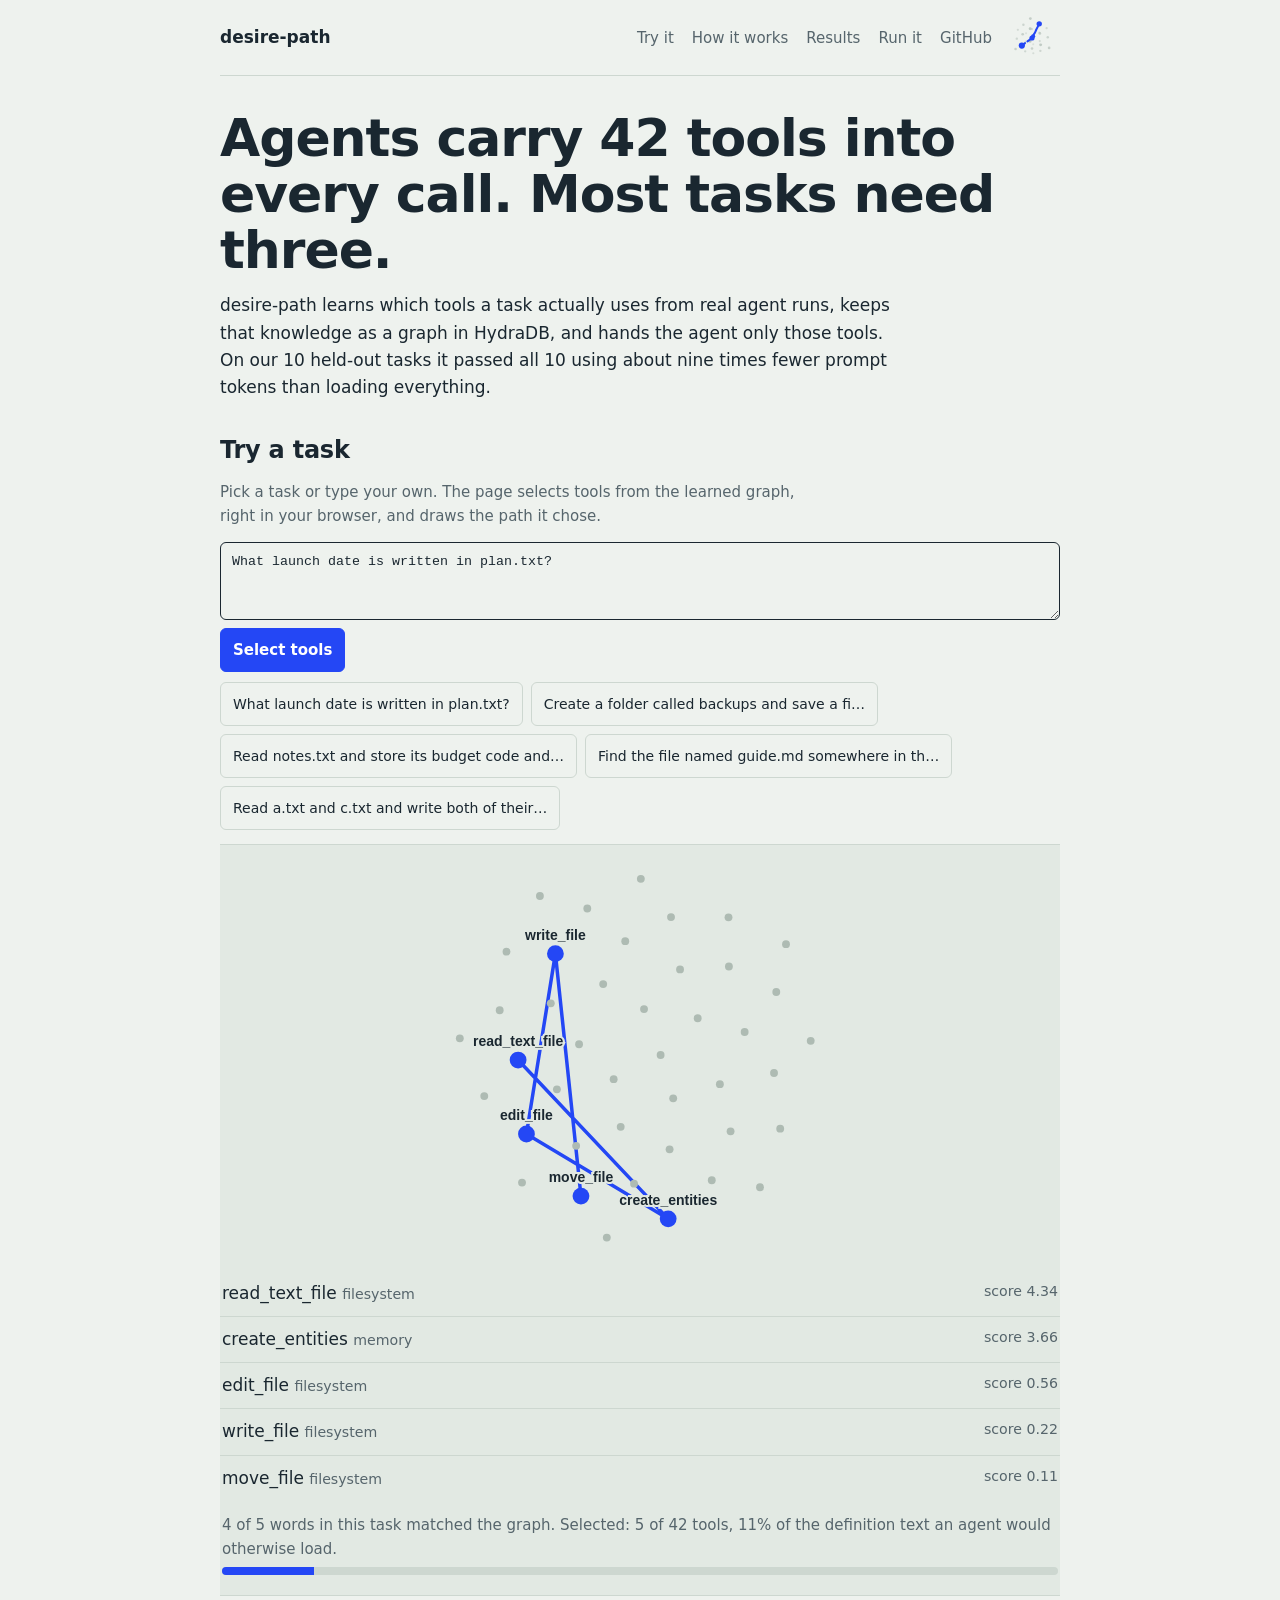
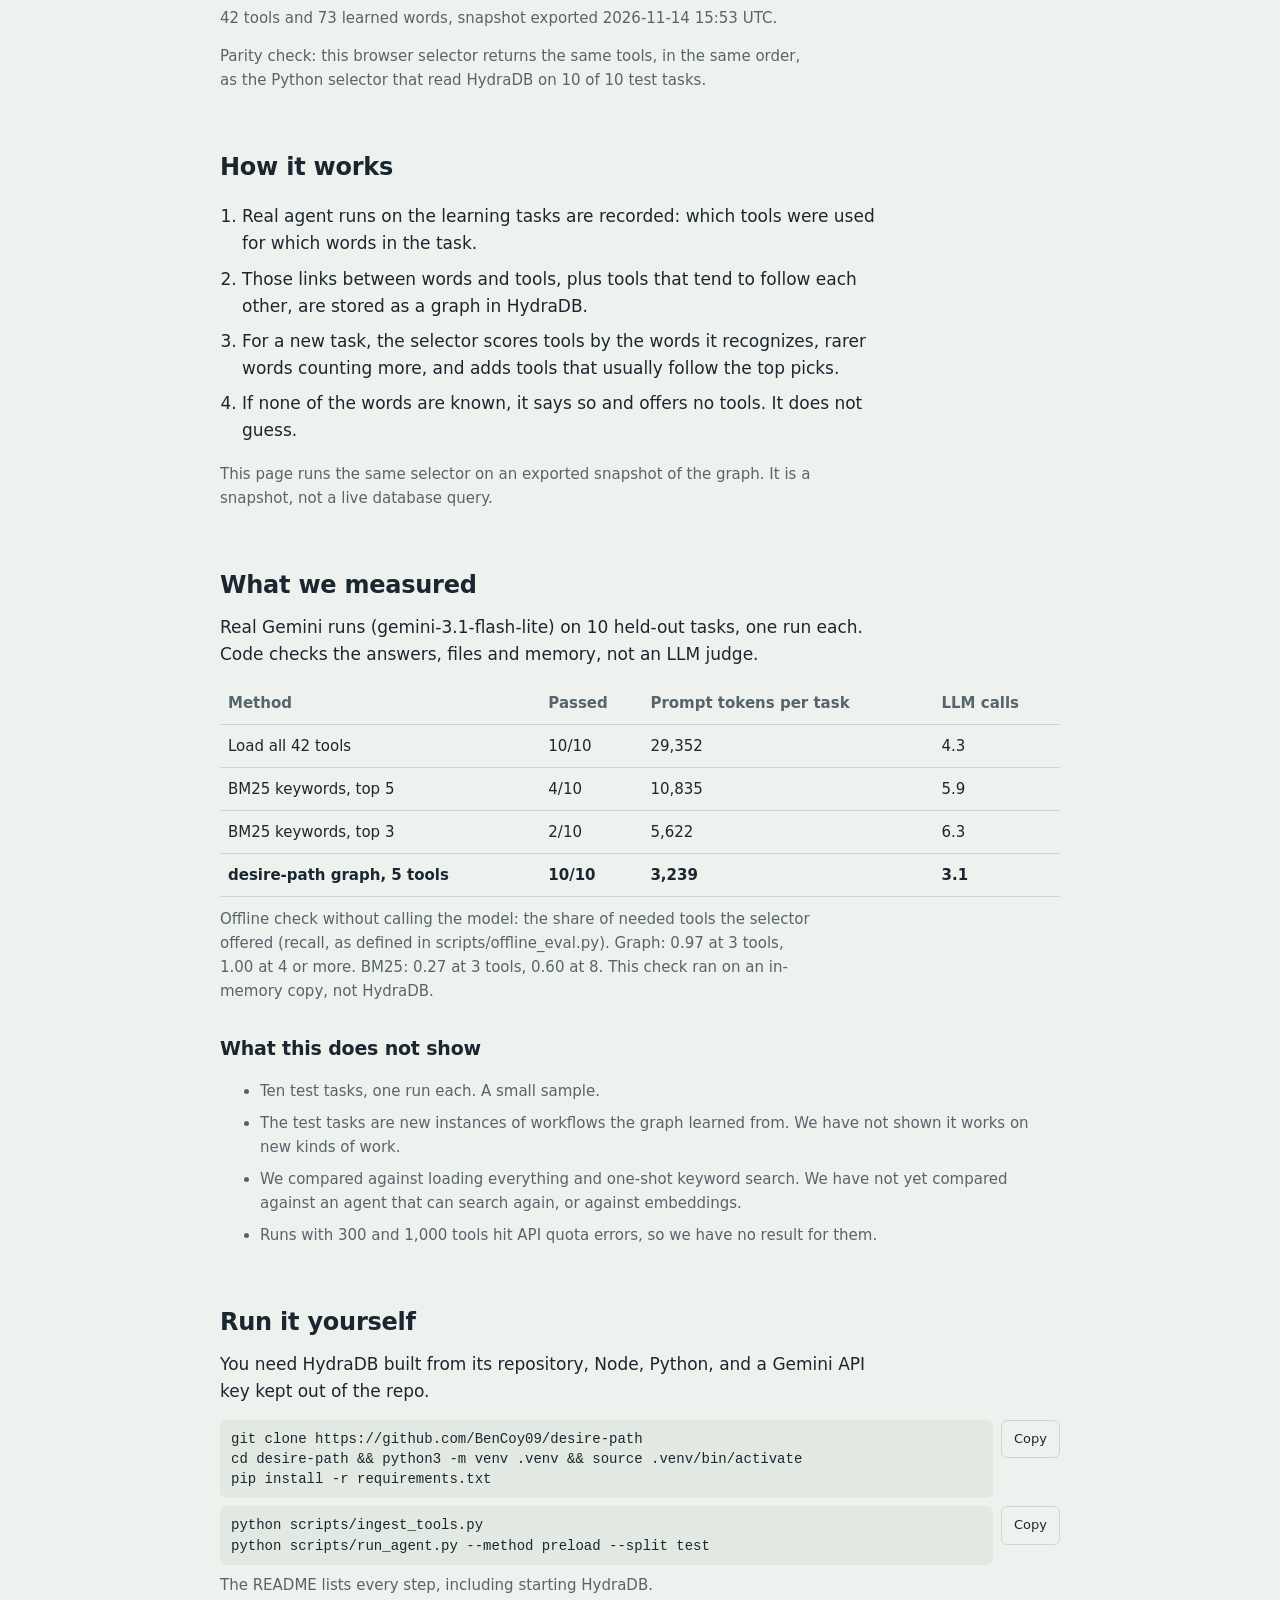
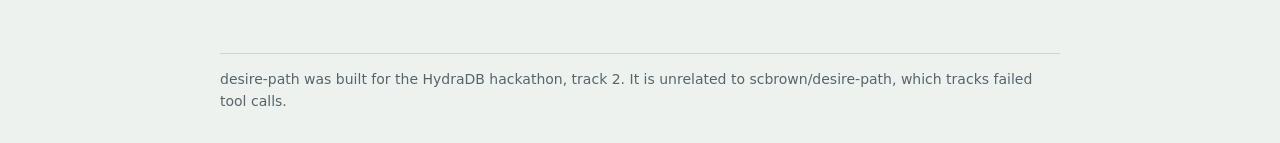
<file: docs/index.html>
<!DOCTYPE html>
<html lang="en"><head><meta charset="utf-8">
<meta name="viewport" content="width=device-width, initial-scale=1, viewport-fit=cover">
<title>desire-path: pick the few tools a task needs</title>
<meta name="description" content="A tool-selection graph learned from real agent runs and stored in HydraDB.">
<link rel="icon" href="data:image/svg+xml,%3Csvg xmlns='http://www.w3.org/2000/svg' viewBox='0 0 32 32'%3E%3Cpath d='M5 26L16 16 16 6 27 6' fill='none' stroke='%232447f5' stroke-width='3' stroke-dasharray='4 3'/%3E%3C/svg%3E">
<style>
:root{--bg:#eef2ee;--ink:#1a2730;--mute:#56656c;--line:#cdd7d0;--trail:#2447f5;--dot:#aebbb3;--soft:#e2e9e3}
:root{color-scheme:light dark}
@media (prefers-color-scheme:dark){:root{--bg:#0f161a;--ink:#e3ebe6;--mute:#93a39b;--line:#25323a;--trail:#86a3ff;--dot:#33434b;--soft:#16212a}}
*{box-sizing:border-box}html{scroll-behavior:smooth}
body{margin:0;background:var(--bg);color:var(--ink);font:17px/1.6 "Avenir Next","Segoe UI",system-ui,sans-serif;padding:env(safe-area-inset-top) 0 env(safe-area-inset-bottom)}
a{color:var(--ink)}a:focus-visible,button:focus-visible,textarea:focus-visible{outline:3px solid var(--trail);outline-offset:2px}
.w{max-width:880px;margin:0 auto;padding:0 20px}
nav{position:relative;display:flex;gap:18px;align-items:center;padding:16px 68px 16px 0;min-height:76px;border-bottom:1px solid var(--line);font-size:15px;flex-wrap:wrap}
nav b{font-size:17px;margin-right:auto}nav a{text-decoration:none;color:var(--mute)}nav a:hover{color:var(--ink)}
h1{font-size:clamp(30px,7vw,52px);line-height:1.08;letter-spacing:-.02em;margin:34px 0 14px;max-width:16em}
h2{font-size:24px;margin:56px 0 10px;letter-spacing:-.01em}
p{margin:0 0 14px;max-width:62ch}.mute{color:var(--mute);font-size:15px}
textarea{width:100%;min-height:78px;background:var(--bg);color:var(--ink);border:1.5px solid var(--ink);border-radius:6px;padding:11px;font:16px/1.45 inherit;resize:vertical}
button{font:inherit;font-size:15px;background:none;color:var(--ink);border:1.5px solid var(--line);border-radius:6px;padding:8px 12px;min-height:44px;cursor:pointer}
button.go{background:var(--trail);color:#fff;border-color:var(--trail);font-weight:600}
@media (prefers-color-scheme:dark){button.go{color:#0f161a}}
.chips{display:flex;gap:8px;flex-wrap:wrap;margin:10px 0}.chips button{font-size:14px;text-align:left}
.map{border-top:1px solid var(--line);border-bottom:1px solid var(--line);margin-top:14px;background:var(--soft)}
svg{display:block;width:100%;height:auto;max-height:420px}.lab{font:600 10px "Avenir Next","Segoe UI",sans-serif;fill:var(--ink);paint-order:stroke;stroke:var(--soft);stroke-width:3px}
.trail{stroke-dasharray:var(--len);stroke-dashoffset:var(--len);animation:draw .9s ease forwards}
@keyframes draw{to{stroke-dashoffset:0}}@media (prefers-reduced-motion:reduce){.trail{animation:none;stroke-dashoffset:0}}
.res{padding:6px 0}.row{display:flex;justify-content:space-between;gap:12px;padding:9px 2px;border-top:1px solid var(--line)}.row:first-child{border-top:0}
.row small{color:var(--mute)}.bar{height:8px;background:var(--line);border-radius:4px;overflow:hidden;margin:6px 0 2px}.bar i{display:block;height:100%;background:var(--trail)}
.note{padding:12px 2px;color:var(--mute);font-size:15px}.err{color:var(--ink);border-left:4px solid var(--trail);padding:8px 12px;margin:10px 0}
table{border-collapse:collapse;width:100%;font-size:15px;margin:10px 0}th,td{text-align:left;padding:9px 8px;border-bottom:1px solid var(--line);vertical-align:top}th{color:var(--mute);font-weight:600}tr.hl td{font-weight:700}
.cmd{display:flex;gap:8px;align-items:flex-start;margin:8px 0}.cmd code{flex:1;background:var(--soft);padding:9px 11px;border-radius:6px;font:14px/1.45 ui-monospace,Menlo,Consolas,monospace;overflow-x:auto;white-space:pre}
.cmd button{min-height:38px;font-size:13px}ol{padding-left:22px;max-width:62ch}li{margin:0 0 8px}
footer{margin:56px 0 30px;padding-top:14px;border-top:1px solid var(--line);color:var(--mute);font-size:14px}
#logo{position:absolute;right:0;top:10px;width:56px;height:56px}
</style></head><body><div class="w">
<nav><b>desire-path</b><a href="#try">Try it</a><a href="#how">How it works</a><a href="#results">Results</a><a href="#run">Run it</a><a href="https://github.com/BenCoy09/desire-path">GitHub</a><canvas id="logo" aria-hidden="true"></canvas></nav>
<h1>Agents carry 42 tools into every call. Most tasks need three.</h1>
<p>desire-path learns which tools a task actually uses from real agent runs, keeps that knowledge as a graph in HydraDB, and hands the agent only those tools. On our 10 held-out tasks it passed all 10 using about nine times fewer prompt tokens than loading everything.</p>
<h2 id="try" style="margin-top:30px">Try a task</h2>
<p class="mute">Pick a task or type your own. The page selects tools from the learned graph, right in your browser, and draws the path it chose.</p>
<textarea id="q" aria-label="Describe a task for the agent" placeholder="For example: read plan.txt and tell me the launch date"></textarea>
<div><button class="go" id="go">Select tools</button></div>
<div class="chips" id="ex" aria-label="Example tasks"></div>
<div class="map"><svg id="f" viewBox="0 0 360 300" role="img" aria-label="Map of all tools with the selected path highlighted"></svg>
<div class="res" id="out" aria-live="polite"><div class="note">Loading the graph snapshot.</div></div></div>
<p class="mute" id="meta" style="margin-top:10px"></p>
<p class="mute" id="par"></p>

<h2 id="how">How it works</h2>
<ol><li>Real agent runs on the learning tasks are recorded: which tools were used for which words in the task.</li>
<li>Those links between words and tools, plus tools that tend to follow each other, are stored as a graph in HydraDB.</li>
<li>For a new task, the selector scores tools by the words it recognizes, rarer words counting more, and adds tools that usually follow the top picks.</li>
<li>If none of the words are known, it says so and offers no tools. It does not guess.</li></ol>
<p class="mute">This page runs the same selector on an exported snapshot of the graph. It is a snapshot, not a live database query.</p>

<h2 id="results">What we measured</h2>
<p>Real Gemini runs (gemini-3.1-flash-lite) on 10 held-out tasks, one run each. Code checks the answers, files and memory, not an LLM judge.</p>
<table><tr><th>Method</th><th>Passed</th><th>Prompt tokens per task</th><th>LLM calls</th></tr>
<tr><td>Load all 42 tools</td><td>10/10</td><td>29,352</td><td>4.3</td></tr>
<tr><td>BM25 keywords, top 5</td><td>4/10</td><td>10,835</td><td>5.9</td></tr>
<tr><td>BM25 keywords, top 3</td><td>2/10</td><td>5,622</td><td>6.3</td></tr>
<tr class="hl"><td>desire-path graph, 5 tools</td><td>10/10</td><td>3,239</td><td>3.1</td></tr></table>
<p class="mute">Offline check without calling the model: the share of needed tools the selector offered (recall, as defined in scripts/offline_eval.py). Graph: 0.97 at 3 tools, 1.00 at 4 or more. BM25: 0.27 at 3 tools, 0.60 at 8. This check ran on an in-memory copy, not HydraDB.</p>
<h2 style="font-size:19px;margin-top:30px">What this does not show</h2>
<ul class="mute"><li>Ten test tasks, one run each. A small sample.</li><li>The test tasks are new instances of workflows the graph learned from. We have not shown it works on new kinds of work.</li><li>We compared against loading everything and one-shot keyword search. We have not yet compared against an agent that can search again, or against embeddings.</li><li>Runs with 300 and 1,000 tools hit API quota errors, so we have no result for them.</li></ul>

<h2 id="run">Run it yourself</h2>
<p>You need HydraDB built from its repository, Node, Python, and a Gemini API key kept out of the repo.</p>
<div class="cmd"><code>git clone https://github.com/BenCoy09/desire-path
cd desire-path &amp;&amp; python3 -m venv .venv &amp;&amp; source .venv/bin/activate
pip install -r requirements.txt</code><button data-c>Copy</button></div>
<div class="cmd"><code>python scripts/ingest_tools.py
python scripts/run_agent.py --method preload --split test</code><button data-c>Copy</button></div>
<p class="mute">The README lists every step, including starting HydraDB.</p>
<footer>desire-path was built for the HydraDB hackathon, track 2. It is unrelated to scbrown/desire-path, which tracks failed tool calls.</footer>
</div>
<script>
var G,STOP={},K=5;
function terms(p){var s={};(p.toLowerCase().match(/[a-z0-9]{3,}/g)||[]).forEach(function(w){if(!STOP[w])s[w]=1});return Object.keys(s).sort()}
function select(p,k){var sc=new Map(),known=0,ts=terms(p);
ts.forEach(function(w){var t=G.terms[w];if(!t)return;known++;var tot=t.rows.reduce(function(a,r){return a+r[1]},0)||1,idf=Math.log(1+t.ntasks/Math.max(1,t.df));
t.rows.forEach(function(r){sc.set(r[0],(sc.get(r[0])||0)+idf*r[1]/tot)})});
if(!sc.size)return{tools:[],known:0,terms:ts.length,fallback:true,sc:sc};
var rk=Array.from(sc.entries()).sort(function(a,b){return b[1]-a[1]}).map(function(e){return e[0]}),ch=rk.slice(0,Math.min(3,k));
ch.slice().forEach(function(seed){var rows=G.follow[seed]||[],tot=rows.reduce(function(a,r){return a+r[1]},0)||1;
rows.slice().sort(function(a,b){return b[1]-a[1]}).forEach(function(r){if(ch.length<k&&ch.indexOf(r[0])<0&&r[1]/tot>=0.25)ch.push(r[0])})});
for(var i=0;i<rk.length&&ch.length<k;i++)if(ch.indexOf(rk[i])<0)ch.push(rk[i]);
return{tools:ch,known:known,terms:ts.length,fallback:false,sc:sc}}
var NS="http://www.w3.org/2000/svg",svg=document.getElementById("f"),pos={},$=function(i){return document.getElementById(i)};
function el(n,a,t){var e=document.createElementNS(NS,n);for(var k in a)e.setAttribute(k,a[k]);if(t)e.textContent=t;svg.appendChild(e);return e}
function draw(sel){svg.innerHTML="";var n=G.tools.length;
G.tools.forEach(function(t,i){var r=Math.sqrt((i+.5)/n)*135,a=i*2.39996;pos[t.id]=[180+r*Math.cos(a),150+r*Math.sin(a)]});
if(sel.length>1){var pa=el("path",{d:"M"+sel.map(function(id){return pos[id].join(" ")}).join(" L"),fill:"none",stroke:"var(--trail)","stroke-width":2.5,"stroke-linecap":"round","stroke-linejoin":"round","class":"trail"});pa.style.setProperty("--len",Math.ceil(pa.getTotalLength())+1)}
G.tools.forEach(function(t){var on=sel.indexOf(t.id)>-1;var c=el("circle",{cx:pos[t.id][0],cy:pos[t.id][1],r:on?6:2.8,fill:on?"var(--trail)":"var(--dot)"});el("title",{},t.name);
if(on)el("text",{x:pos[t.id][0],y:pos[t.id][1]-10,"text-anchor":"middle","class":"lab"},t.name)})}
function run(){var p=$("q").value.trim(),o=$("out");
if(!p){draw([]);o.innerHTML='<div class="err">Type a task, or tap one of the examples above.</div>';return}
var res=select(p,K);
if(res.fallback){draw([]);o.innerHTML='<div class="err">No confident match. None of the '+res.terms+' words in this task are in the learned graph, so no tools are offered. In a real agent this is the signal to fall back to a wider tool set.</div>';return}
draw(res.tools);var ch={},all=0,sel=0;G.tools.forEach(function(t){ch[t.id]=t;all+=t.chars});res.tools.forEach(function(id){sel+=ch[id].chars});
var pct=Math.round(100*sel/all);
o.innerHTML=res.tools.map(function(id){var s=res.sc.get(id);return'<div class="row"><span>'+ch[id].name+' <small>'+ch[id].server+'</small></span><small>'+(s?"score "+s.toFixed(2):"follows a top pick")+'</small></div>'}).join("")+
'<div class="note">'+res.known+' of '+res.terms+' words in this task matched the graph. Selected: '+res.tools.length+' of '+G.tools.length+' tools, '+pct+'% of the definition text an agent would otherwise load.<div class="bar"><i style="width:'+pct+'%"></i></div></div>'}
fetch("graph.json").then(function(r){if(!r.ok)throw 0;return r.json()}).then(function(g){G=g;g.stop.forEach(function(w){STOP[w]=1});
var ex=$("ex");g.expected.slice(0,5).forEach(function(e){var b=document.createElement("button");b.textContent=e.prompt.length>46?e.prompt.slice(0,44)+"…":e.prompt;b.onclick=function(){$("q").value=e.prompt;run()};ex.appendChild(b)});
$("go").onclick=run;draw([]);
var ok=0,n=0;g.expected.forEach(function(e){if(e.fallback)return;n++;if(JSON.stringify(select(e.prompt,5).tools)===JSON.stringify(e.tools))ok++});
$("par").textContent="Parity check: this browser selector returns the same tools, in the same order, as the Python selector that read HydraDB on "+ok+" of "+n+" test tasks.";
$("meta").textContent=g.tools.length+" tools and "+Object.keys(g.terms).length+" learned words, snapshot exported "+g.generated+".";
if(g.expected[0]){$("q").value=g.expected[0].prompt;run()}else{$("out").innerHTML='<div class="note">Type a task and select tools.</div>'}
}).catch(function(){$("out").innerHTML='<div class="err">The graph snapshot did not load. Check that graph.json sits next to this page, then reload.</div>'});
document.querySelectorAll("[data-c]").forEach(function(b){b.onclick=function(){var t=b.previousElementSibling.textContent;try{navigator.clipboard.writeText(t).then(function(){b.textContent="Copied"})}catch(e){b.textContent="Select and copy"}setTimeout(function(){b.textContent="Copy"},1800)}});

(function(){
var c=document.getElementById("logo");if(!c||!c.getContext)return;
var S=56,d=Math.min(window.devicePixelRatio||1,2),x=c.getContext("2d");
c.width=c.height=S*d;c.style.width=c.style.height=S+"px";x.scale(d,d);
var still=matchMedia("(prefers-reduced-motion:reduce)").matches,dark=matchMedia("(prefers-color-scheme:dark)"),col={};
function colors(){var cs=getComputedStyle(document.documentElement);["--dot","--trail","--ink"].forEach(function(k){col[k]=cs.getPropertyValue(k).trim()})}
colors();if(dark.addEventListener)dark.addEventListener("change",colors);
var L=[],i,j,k;for(i=-1;i<=1;i++)for(j=-1;j<=1;j++)for(k=-1;k<=1;k++)L.push([i,j,k]);
var T=[[-1,1,0],[0,0,0],[0,-1,1],[1,-1,-1]];
function P(p,a){var ca=Math.cos(a),sa=Math.sin(a),X=p[0]*ca+p[2]*sa,Z=-p[0]*sa+p[2]*ca,t=.5,Y=p[1]*Math.cos(t)-Z*Math.sin(t),Z2=p[1]*Math.sin(t)+Z*Math.cos(t),s=1/(1-Z2*.16);return{x:S/2+X*11*s,y:S/2+Y*11*s,z:Z2,s:s}}
function walker(u){var n=T.length-1,f=u*n,i=Math.min(n-1,Math.floor(f)),t=f-i,a=T[i],b=T[i+1];return[a[0]+(b[0]-a[0])*t,a[1]+(b[1]-a[1])*t,a[2]+(b[2]-a[2])*t]}
function frame(a,u){x.clearRect(0,0,S,S);
L.map(function(p){return P(p,a)}).sort(function(m,n){return m.z-n.z}).forEach(function(q){x.globalAlpha=.35+.35*(q.z+1)/2;x.fillStyle=col["--dot"];x.beginPath();x.arc(q.x,q.y,1.2*q.s,0,6.3);x.fill()});
x.globalAlpha=1;var q=T.map(function(p){return P(p,a)});
x.strokeStyle=col["--trail"];x.lineWidth=2;x.lineCap=x.lineJoin="round";x.setLineDash([4,3]);x.beginPath();q.forEach(function(p,n){n?x.lineTo(p.x,p.y):x.moveTo(p.x,p.y)});x.stroke();x.setLineDash([]);
x.fillStyle=col["--trail"];q.forEach(function(p){x.beginPath();x.arc(p.x,p.y,2.6*p.s,0,6.3);x.fill()});
var w=P(walker(u),a);x.fillStyle=col["--ink"];x.beginPath();x.arc(w.x,w.y,3.2*w.s,0,6.3);x.fill();x.strokeStyle=col["--trail"];x.lineWidth=1.5;x.beginPath();x.arc(w.x,w.y,5.5*w.s,0,6.3);x.stroke()}
if(still){frame(.7,.5);return}
var a=.7,u=0,v=.6,vt=.6,last=performance.now();
c.addEventListener("pointerenter",function(){vt=2.4});c.addEventListener("pointerleave",function(){vt=.6});
(function loop(now){var dt=Math.min(.05,(now-last)/1000);last=now;v+=(vt-v)*Math.min(1,dt*6);a+=dt*v;u=(u+dt*.22*(v/.6))%1;frame(a,u);requestAnimationFrame(loop)})(last);
})();
</script></body></html>
</file>
